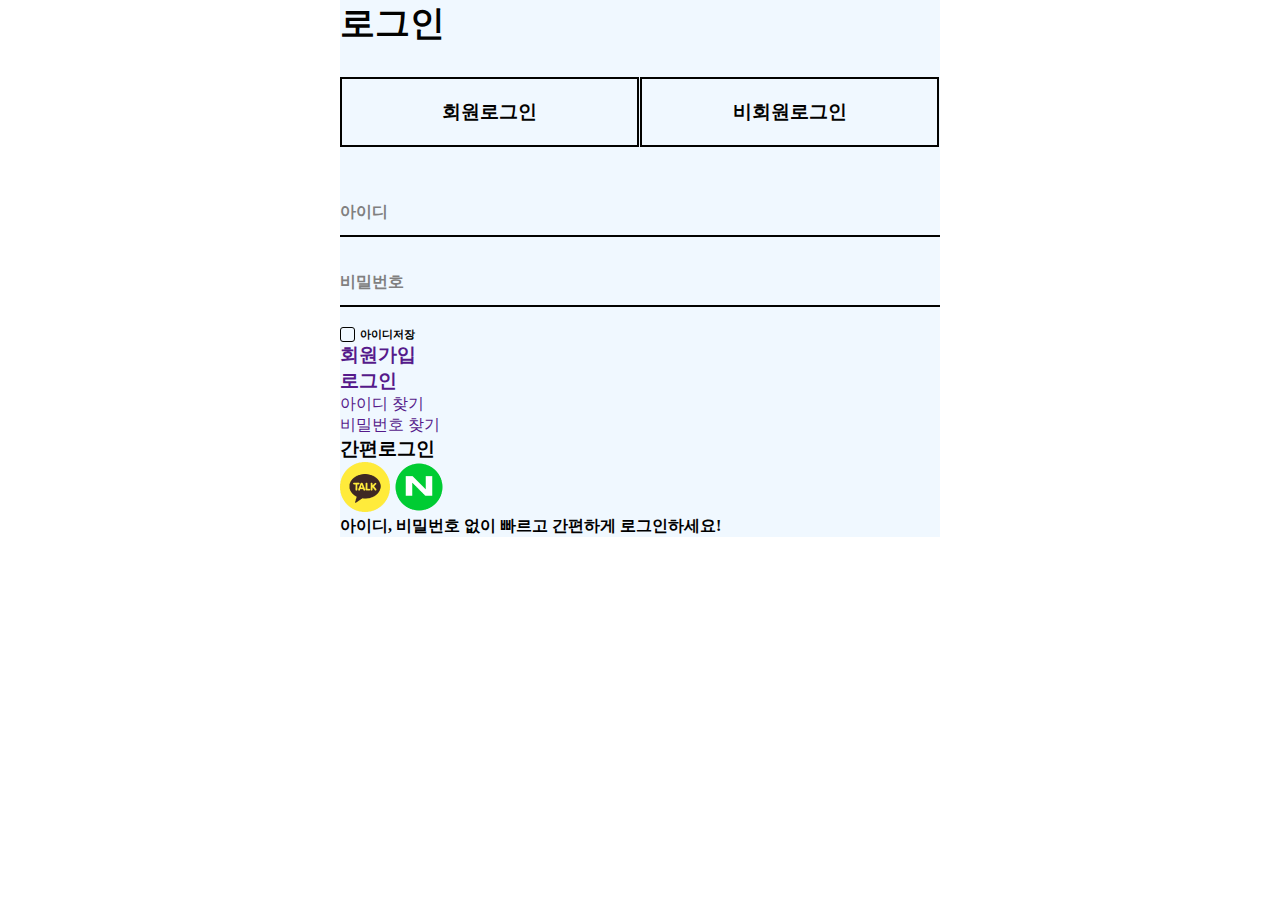
<file: login_1.html>
<!DOCTYPE html>
<html lang="en">
<head>
    <meta charset="UTF-8">
    <meta name="viewport" content="width=device-width, initial-scale=1.0">
    <title>Document</title>
    <link rel="stylesheet" href="./css/common.css">
    <link rel="stylesheet" href="./css/login_1style.css">
</head>
<body>
    <main>
        <section class="log_sec1">
            <article>
                <div class="logsec1_h2">
                    <h2>
                        로그인
                    </h2>
                </div>
                <div class="logsec1_ul1">
                    <ul class="logsec1_li1">
                        <li >
                            <div class="line_box">
                                 <h3>
                                    <a href="">회원로그인</a>
                                </h3> 
                            </div>
 
                        </li>
                        <li>
                            <div class="line_box">
                                <h3>
                                    <a href="">비회원로그인</a>
                                </h3>
                            </div>
                          
                        </li>
                    </ul>
                </div>
                <div class="logsec1_ul2">
                   
                        <div class="line_box1">
                                <h4>아이디</h4>
                        </div>
                       
                        <div class="line_box1">
                               <h4>비밀번호</h4> 
                        </div>
                       
                </div>

                <div class="logsec1_ul3">
                    <div class="circle_bn"><a href=""></a></div>
                    <h4><a href="">아이디저장</a></h4>
                </div>
            </article>


            <article>
                <div class="logsec1_ul4">
                        <div class="line_box2">
                            <h3><a href="">회원가입</a></h3>
                        </div>
                            
                        <div class="line_box3">
                             <h3><a href="">로그인</a></h3>
                        </div>
                </div>
                <div>
                    <ul>
                        <li>
                            <a href="">아이디 찾기</a>
                        </li>
                        <li>
                            <a href="">비밀번호 찾기</a>
                        </li>
                    </ul>
                </div>
                <div>
                    <h3>간편로그인</h3>
                    <div>
                        <a href=""><img src="./img/kakao-talkssss.png" alt="카카오로그인"></a>
                        <a href=""><img src="./img/naversss.png" alt="네이버로그인"></a>   
                    </div>
                    <h4>아이디, 비밀번호 없이 빠르고 간편하게 로그인하세요!</h4>
                </div>
            </article>
        </section>
    </main>
</body>
</html>
</file>
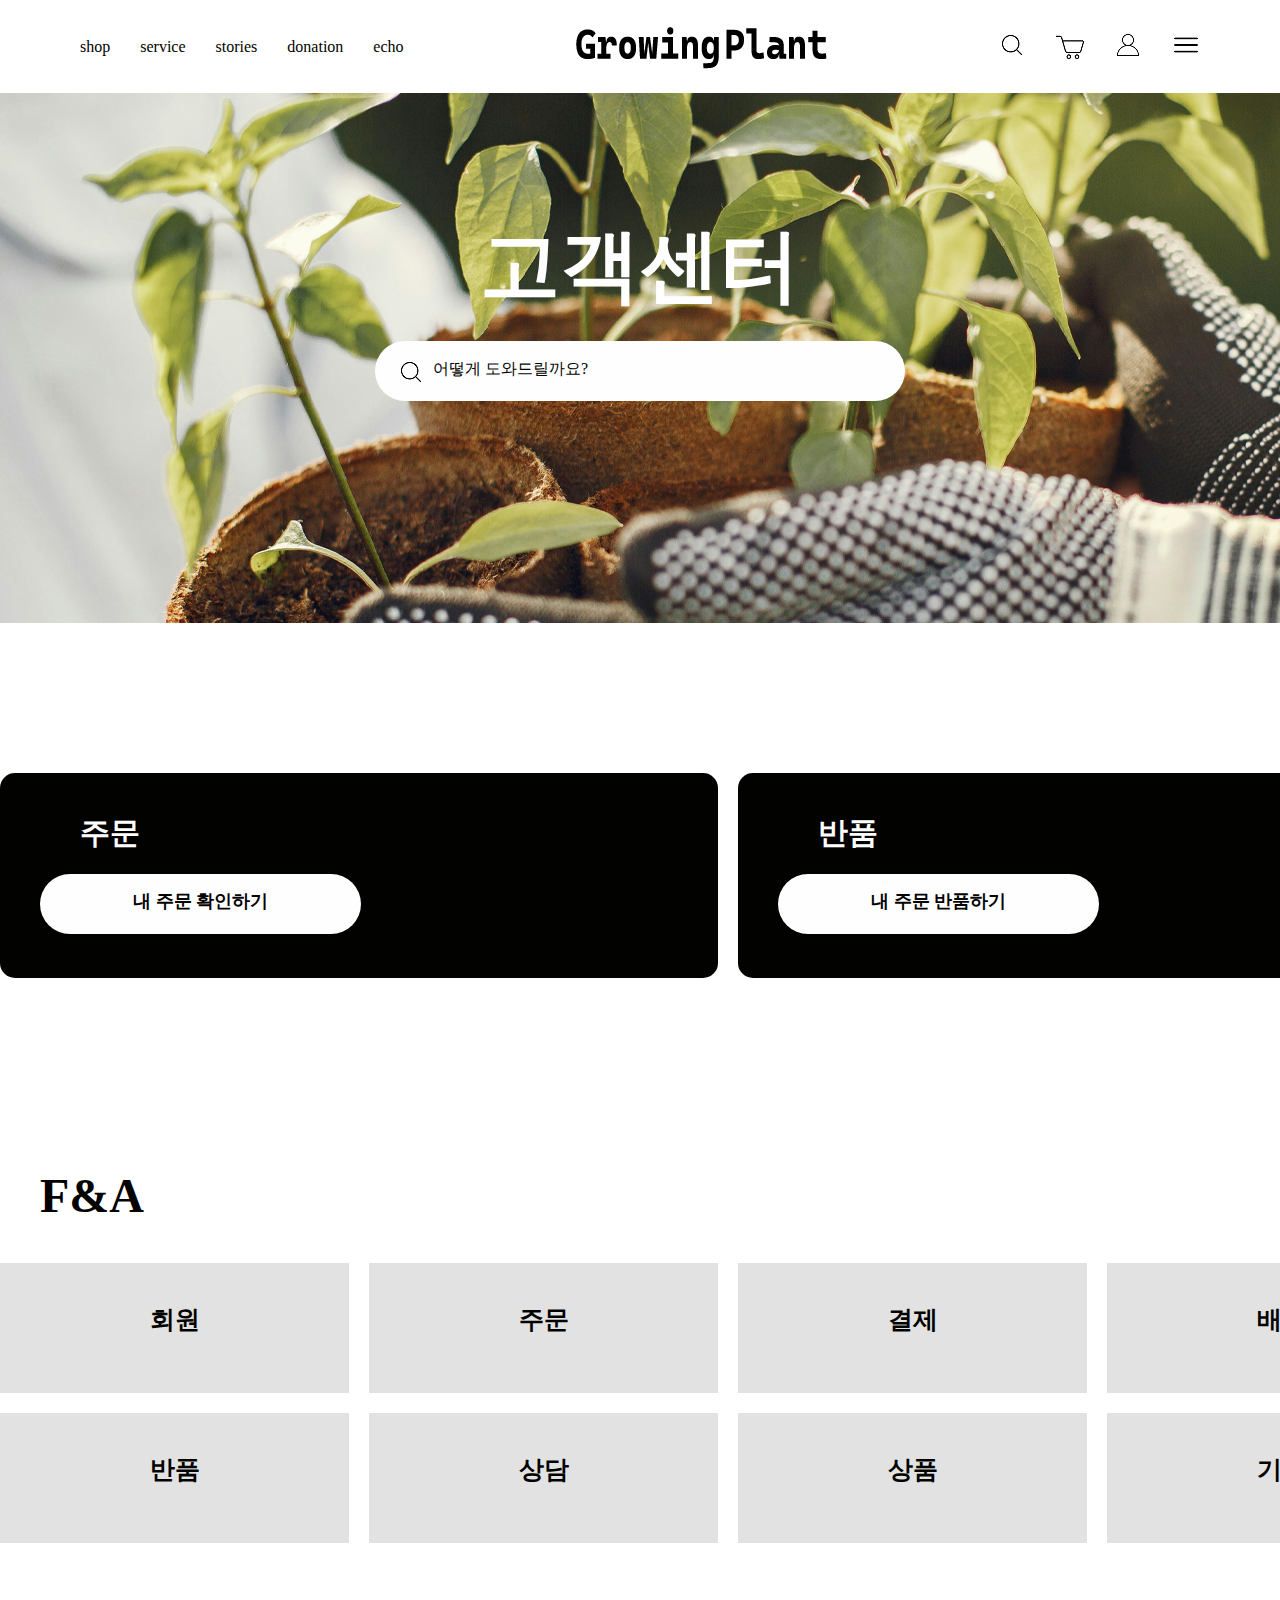
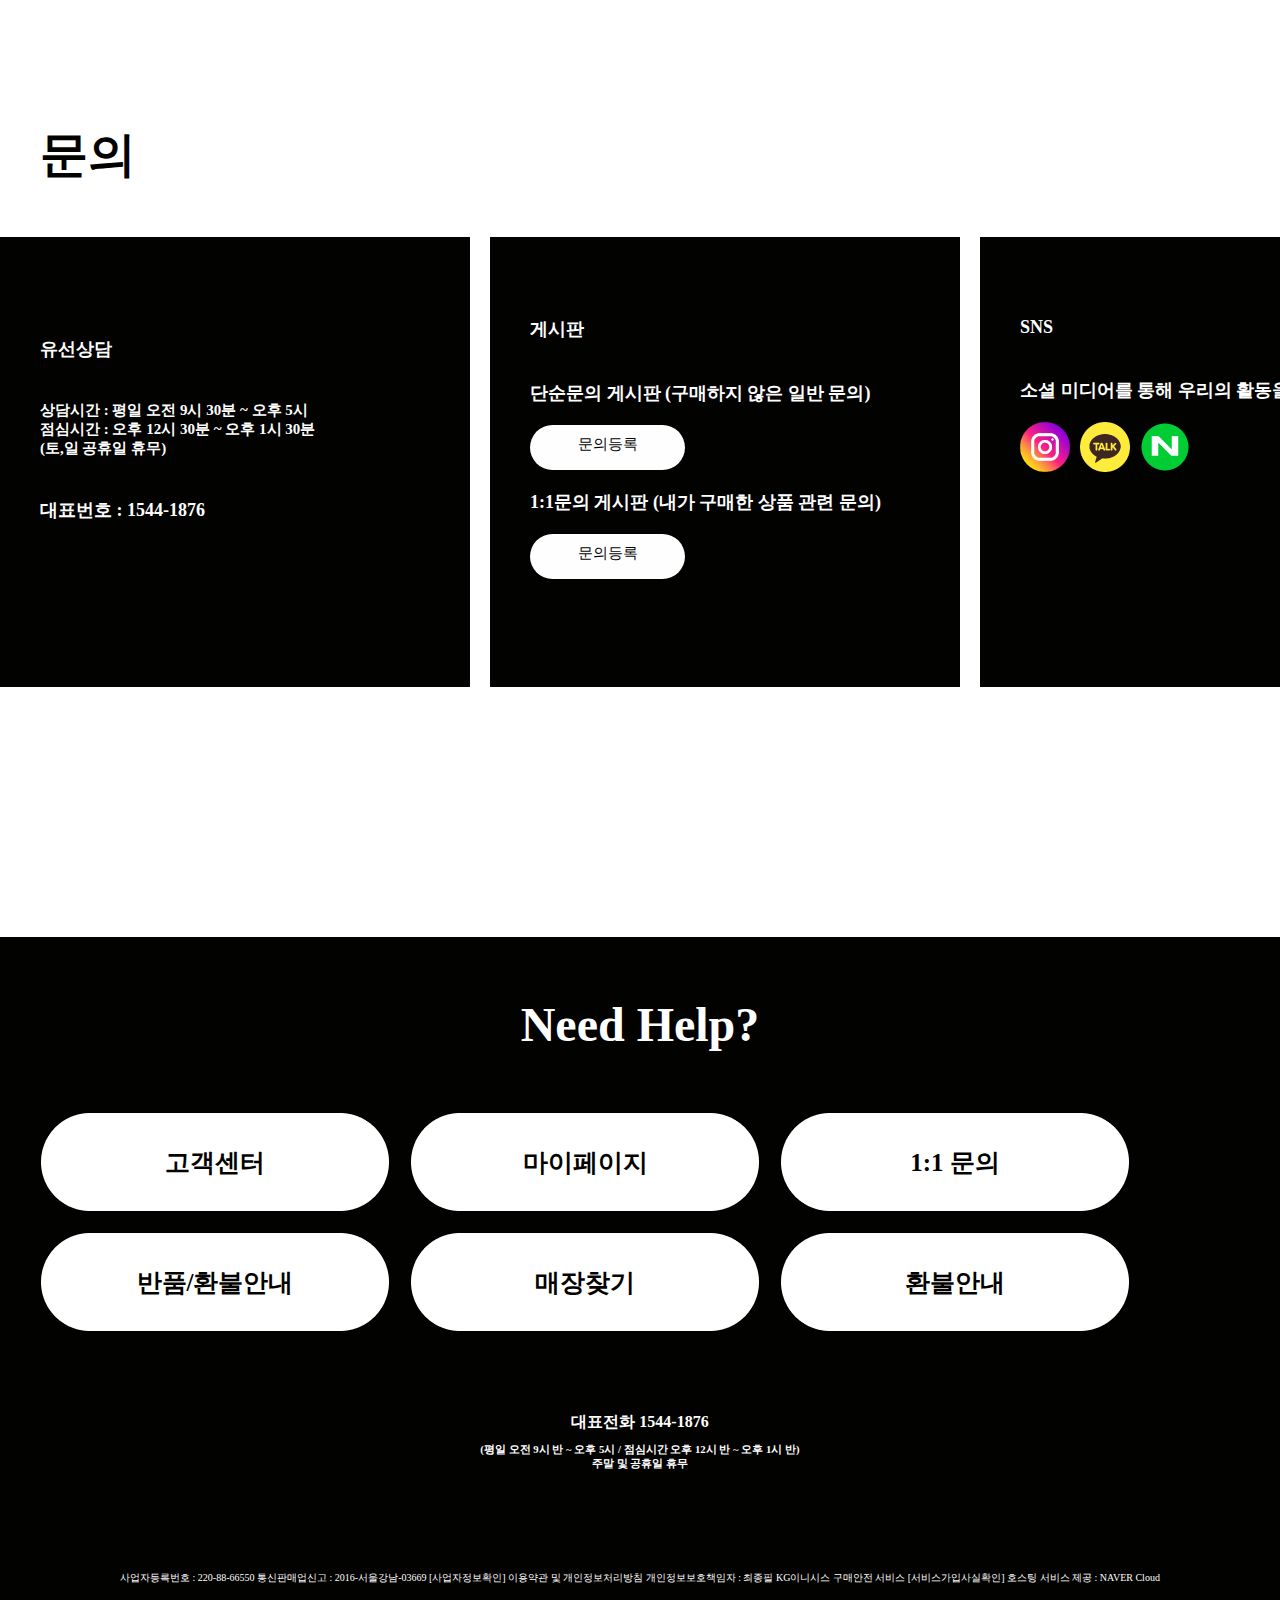
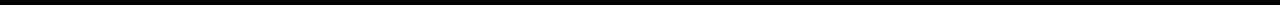
<file: notice.html>
<!DOCTYPE html>
<html lang="en">
<head>
    <meta charset="UTF-8">
    <meta http-equiv="X-UA-Compatible" content="IE=edge">
    <meta name="viewport" content="width=device-width, initial-scale=1.0">
    <title>Document</title>
    <link rel="stylesheet" href="./css/common.css">
    <link rel="stylesheet" href="./css/notice_style.css">
</head>
<body>
    
    <header>
        <div class="nav1_div">
            <nav class="nav_text">
                <ul class="shop_ul" >
                    <li class="shop_1"><a href="">shop</a>
                        <nav class="depth2_1">
                            <div class="shop_nav">
                                <ul class="ul_1">
                                    <li>Plants</li>
                                    <li><a href="./product.html">신상품</a></li>
                                    <li><a href="">Flower</a></li>
                                    <li><a href="">tree</a></li>
                                    <li><a href="">모든상품</a></li>
                                </ul>
                                <ul class="ul_2">
                                    <li>Garden</li>
                                    <li><a href="./product.html">신상품</a></li>
                                    <li><a href="">Vegetable</a></li>
                                    <li><a href="">Fruit</a></li>
                                    <li><a href="">Hub</a></li>
                                    <li><a href="">모든상품</a></li>
                                </ul>
                                <ul class="ul_3">
                                    <li>Potted kit</li>
                                    <li><a href="./product.html">신상품</a></li>
                                    <li><a href="">paper</a></li>
                                    <li><a href="">plastics</a></li>
                                    <li><a href="">모든상품</a></li>
                                </ul>
                                <ul class="ul_4">
                                    <li>Helping P</li>
                                    <li><a href="./product.html">신상품</a></li>
                                    <li><a href="">모든상품</a></li>
                                </ul>
                            </div>

                        </nav>
                    </li>


                    <li class="service_1"><a href="">service</a>
                        <nav class="service_nav">   
                             <ul class="service_ul">
                                <li><a href="./notice.html">고객센터</a></li>
                                <li><a href="./notice.html">주문</a></li>
                                <li><a href="./notice.html">반품</a></li>
                            </ul>
                        </nav>
                    
                    </li>


                    <li><a href="./story.html">stories</a></li>
                    <li><a href="">donation</a></li>
                    <li><a href="">echo</a></li>
                </ul>

            </nav>
            <h1><a href="./index.html"><img src="./img/logo.png" alt="logo"></a></h1>
            <nav class="nav_icon">
                <ul class="icon_ul">
                    <li><a href=""><img src="./img/search.png" alt="search"></a></li>
                    <li><a href=""><img src="./img/basket.png" alt="basket"></a></li>
                    <li><a href=""><img src="./img/login.png" alt="login"></a></li>
                    
                    <li class="more_1"><a href=""><img src="./img/more1.png" alt="seemore"></a>
                    
                        <nav class="more_nav">
                            <ul class="more_ul">
                                <li><a href="">로그인</a></li>
                                <li><a href="">장바구니</a></li>
                                <li><a href="">마이페이지</a></li>
                                <li><a href="">고객센터</a></li>
                                <li><a href="">1:1문의</a></li>
                                <li><a href="">반품환불</a></li>
                            </ul>
                        </nav>
                    
                    
                    
                    
                    </li>
                </ul>

            </nav>
        </div>
    </header>




    <main>

        <section class="notice_sec1">
            <article>
                 
                    <h2>
                        고객센터
                    </h2>
                <div>
                    <p>어떻게 도와드릴까요?</p>
                </div>
            </article>
        
        </section>

        <section class="notice_sec2">
            <article>
                <div class="l_div">
                    <h2>주문</h2>  
                    <a href=""><div class="button_o"><p>내 주문 확인하기</p></div></a>
                </div>
                <div class="r_div">
                    <h2>반품</h2>   
                    <a href=""><div class="button_o"><p>내 주문 반품하기</p></div></a>
                </div>
            </article>
        </section>

        <section class="notice_sec3">
            <article>
                <h2>F&A</h2>
                <div class="box8">
                    <a href=""> 
                         <div>
                        <h3>회원</h3>
                    </div>
                    </a>
                    <a href="">
                         <div>
                        <h3>주문</h3>
                    </div>
                    </a>
                    <a href="">
                                <div>
                        <h3>결제</h3>
                    </div>
                    </a>
                    <a href=""> <div>
                        <h3>배송</h3>
                    </div></a>
                   <a href="">
                      <div>
                        <h3>반품</h3>
                    </div>
                   </a>
                    <a href="">
                               <div>
                        <h3>상담</h3>
                    </div>  
                    </a>
                    <a href="">
                         <div>
                        <h3>상품</h3>
                    </div>
                    </a>
                    <a href="">
                    <div>
                        <h3>기타</h3>
                    </div>
                    </a>
                </div>
      
            </article>
        </section>

        <section class="notice_sec4">
            <div class="h2_div">
                <h2>문의</h2>
           
            </div>   
            
            <article>
               
                <div class="box1"><h3>유선상담</h3>
                    <h4>
                         상담시간 : 평일 오전 9시 30분 ~ 오후 5시<br>
                    
                    점심시간 : 오후 12시 30분 ~ 오후 1시 30분<br>
                    
                    (토,일 공휴일 휴무)
                    </h4>
                    <h3>대표번호 : 1544-1876</h3>
                    
                    </div>
                <div class="box2">
                    <h3>게시판</h3>
                    <h4>단순문의 게시판 (구매하지 않은 일반 문의)</h4>
                    <a href=""><div><p>문의등록</p></div></a>
                    <h4>1:1문의 게시판 (내가 구매한 상품 관련 문의)</h4>
                    <a href=""><div><p>문의등록</p></div></a>

                </div>
                <div class="box3">
                    <h3>SNS</h3>
                    <h4>소셜 미디어를 통해 우리의 활동을 함께 공유</h4>
                    <div class="icon">
                        <a href=""><div><img src="./img/instagram2.png" alt="인스타그램"></div></a>
                        <a href=""><div><img src="./img/kakao-talkssss.png" alt="카카오톡"></div></a>
                        <a href=""><div><img src="./img/naversss.png" alt="네이버"></div></a>
                        
                    </div>
                </div>
            </article>
        </section>
 
    </main>





    <footer>
        <section class="footer_sec">
            <article>
                <h2>Need Help?</h2>
                <div class="center_div">
                    <div><a href="">고객센터</a></div>
                    <div><a href="">마이페이지</a></div>
                    <div><a href="">1:1 문의</a></div>
                    <div><a href="">반품/환불안내</a></div>
                    <div><a href="">매장찾기</a></div>
                    <div><a href="">환불안내</a></div>
                </div>
                <h4>
                    대표전화 1544-1876 
                </h4>
                <h6>
                      (평일 오전 9시 반 ~ 오후 5시 / 점심시간 오후 12시 반 ~ 오후 1시 반) <br>
                    주말 및 공휴일 휴무
                </h6>
                  
                
                <p>사업자등록번호 : 220-88-66550
                    통신판매업신고 : 2016-서울강남-03669 [사업자정보확인]
                    이용약관 및 개인정보처리방침
                    개인정보보호책임자 : 최종필
                    KG이니시스 구매안전 서비스 [서비스가입사실확인]
                    호스팅 서비스 제공 : NAVER Cloud</p>
            </article>
        </section>
    </footer>
</body>
</html>
</file>
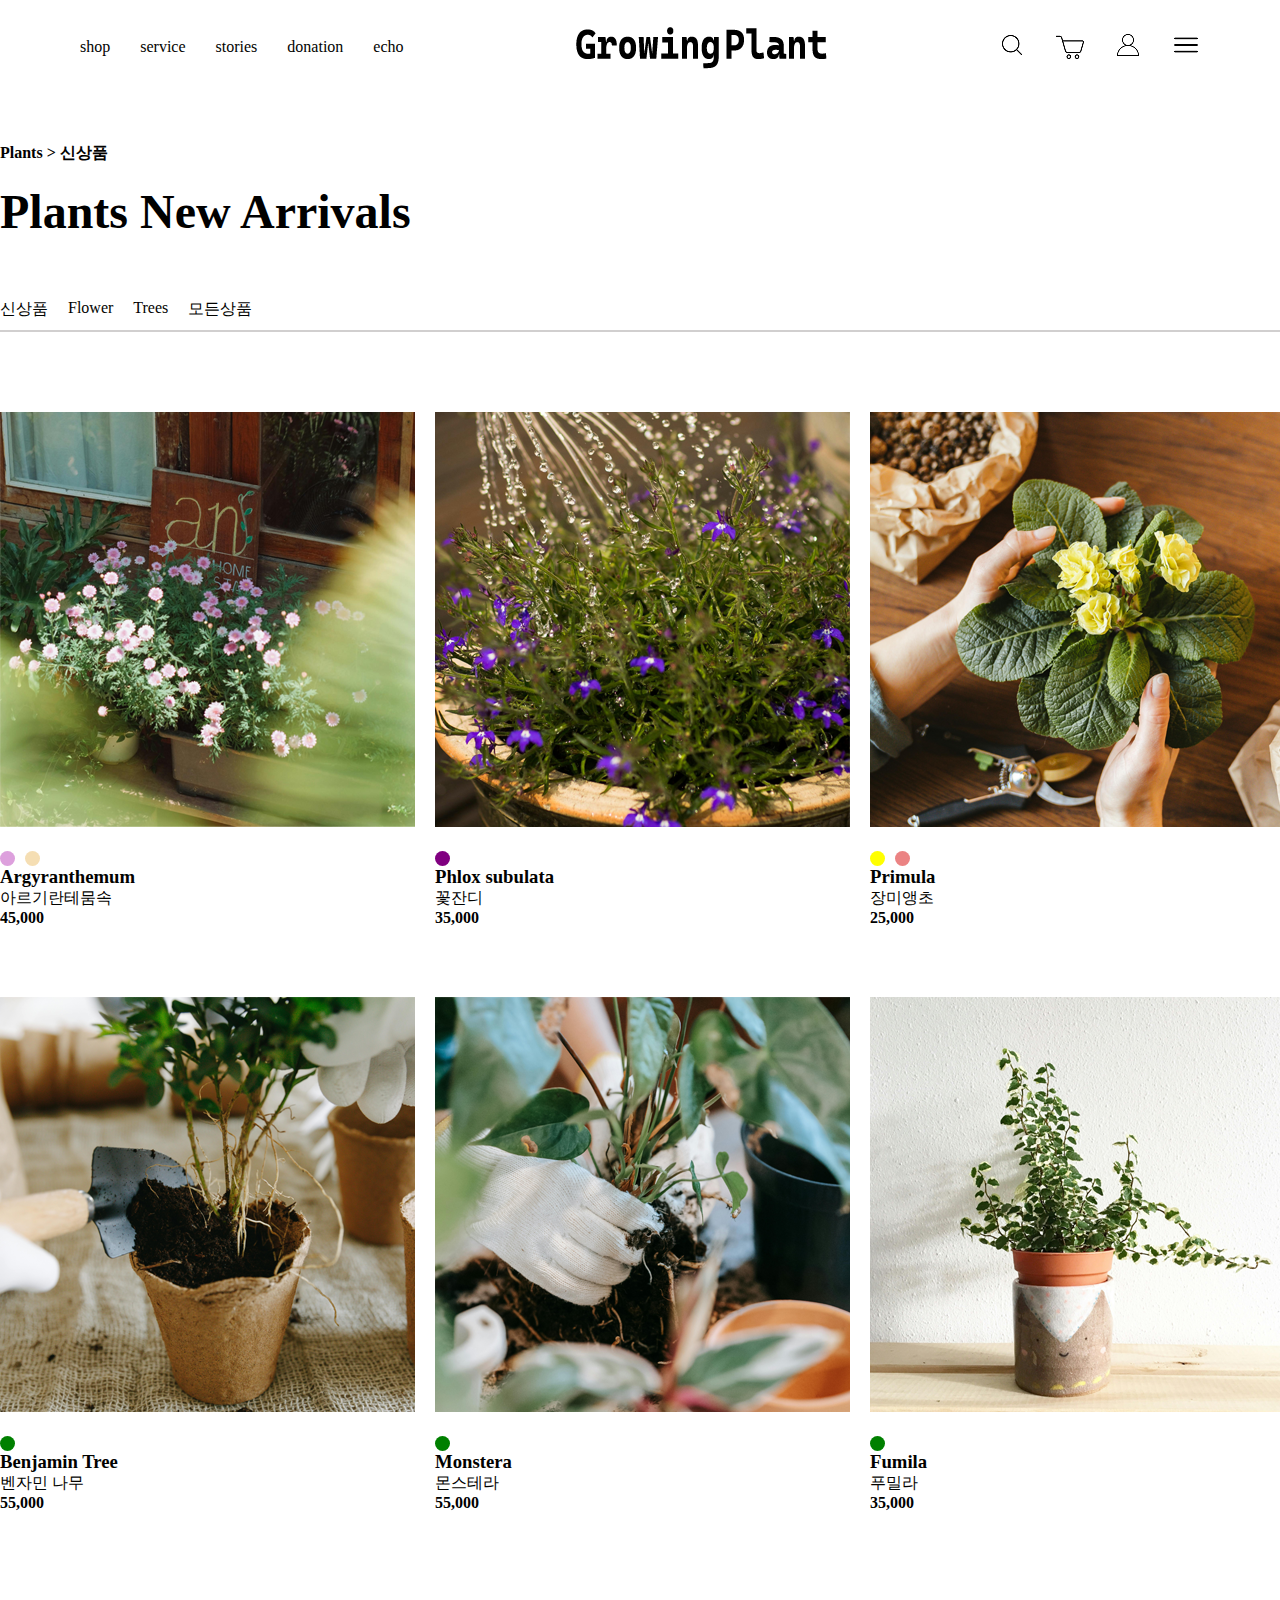
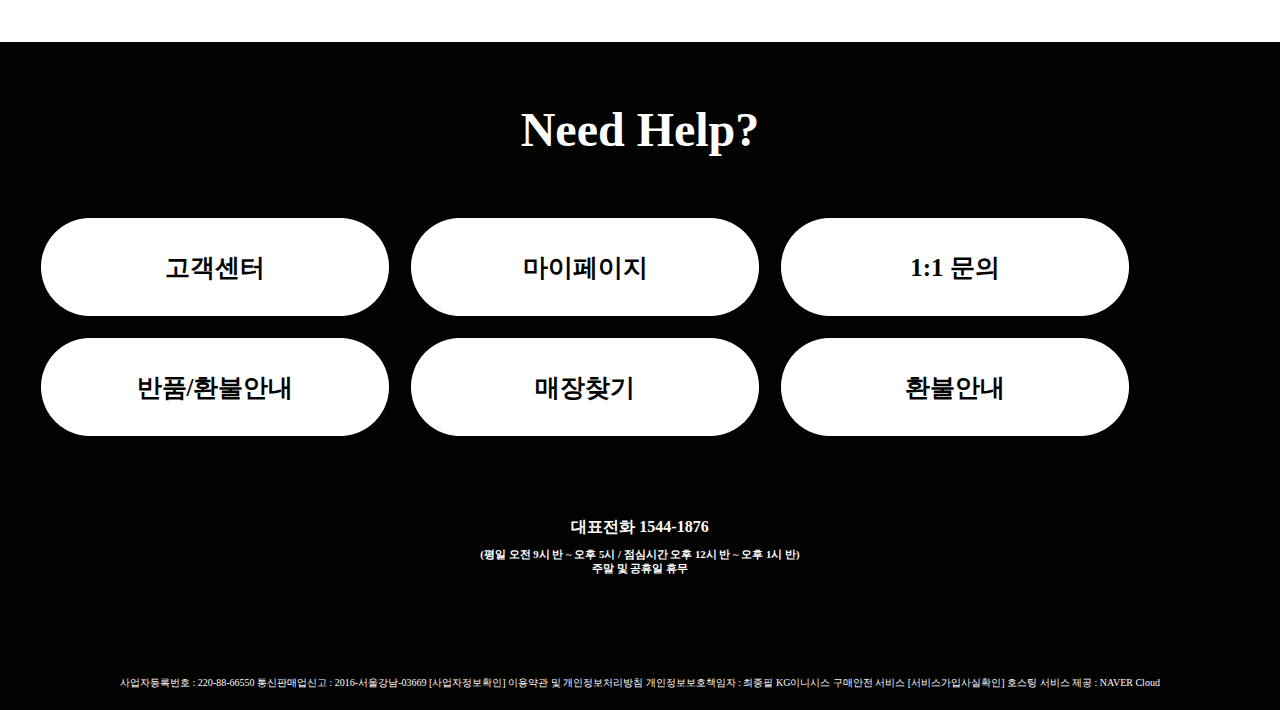
<file: product.html>
<!DOCTYPE html>
<html lang="en">
<head>
    <meta charset="UTF-8">
    <meta http-equiv="X-UA-Compatible" content="IE=edge">
    <meta name="viewport" content="width=device-width, initial-scale=1.0">
    <title>Document</title>
    <link rel="stylesheet" href="./css/common.css">
    <link rel="stylesheet" href="./css/product_style.css">
</head>
<body>
    <header>
        <div class="nav1_div">
            <nav class="nav_text">
                <ul class="shop_ul" >
                    <li class="shop_1"><a href="./product.html">shop</a>
                        <nav class="depth2_1">
                            <div class="shop_nav">
                                <ul class="ul_1">
                                    <li>Plants</li>
                                    <li><a href="./product.html">신상품</a></li>
                                    <li><a href="">Flower</a></li>
                                    <li><a href="">tree</a></li>
                                    <li><a href="">모든상품</a></li>
                                </ul>
                                <ul class="ul_2">
                                    <li>Garden</li>
                                    <li><a href="./product.html">신상품</a></li>
                                    <li><a href="">Vegetable</a></li>
                                    <li><a href="">Fruit</a></li>
                                    <li><a href="">Hub</a></li>
                                    <li><a href="">모든상품</a></li>
                                </ul>
                                <ul class="ul_3">
                                    <li>Potted kit</li>
                                    <li><a href="./product.html">신상품</a></li>
                                    <li><a href="">paper</a></li>
                                    <li><a href="">plastics</a></li>
                                    <li><a href="">모든상품</a></li>
                                </ul>
                                <ul class="ul_4">
                                    <li>Helping P</li>
                                    <li><a href="./product.html">신상품</a></li>
                                    <li><a href="">모든상품</a></li>
                                </ul>
                            </div>

                        </nav>
                    </li>


                    <li class="service_1"><a href="">service</a>
                        <nav class="service_nav">   
                             <ul class="service_ul">
                                <li><a href="./notice.html">고객센터</a></li>
                                <li><a href="./notice.html">주문</a></li>
                                <li><a href="./notice.html">반품</a></li>
                            </ul>
                        </nav>
                    
                    </li>


                    <li><a href="./story.html">stories</a></li>
                    <li><a href="">donation</a></li>
                    <li><a href="">echo</a></li>
                </ul>

            </nav>
            <h1><a href="./index.html"><img src="./img/logo.png" alt="logo"></a></h1>
            <nav class="nav_icon">
                <ul class="icon_ul">
                    <li><a href=""><img src="./img/search.png" alt="search"></a></li>
                    <li><a href=""><img src="./img/basket.png" alt="basket"></a></li>
                    <li><a href=""><img src="./img/login.png" alt="login"></a></li>
                    
                    <li class="more_1"><a href=""><img src="./img/more1.png" alt="seemore"></a>
                    
                        <nav class="more_nav">
                            <ul class="more_ul">
                                <li><a href="">로그인</a></li>
                                <li><a href="">장바구니</a></li>
                                <li><a href="">마이페이지</a></li>
                                <li><a href="">고객센터</a></li>
                                <li><a href="">1:1문의</a></li>
                                <li><a href="">반품환불</a></li>
                            </ul>
                        </nav>
                    
                    
                    
                    
                    </li>
                </ul>

            </nav>
        </div>
    </header>
    <main>

        <section class="product_main">
            <h4><a href="">Plants > 신상품</a></h4>
            <h2>Plants New Arrivals</h2>
        </section>
        
        <section class="product_sec">
            <div class="catechory_div">
                 <ul class="catechory">
                    <li><a href="">신상품</a></li>
                    <li><a href="">Flower</a></li>
                    <li><a href="">Trees</a></li>
                    <li><a href="">모든상품</a></li>

                </ul>
            </div>
             
            <article>   
                <figure>
                        <div class="img_div"> 
                            <a href="">
                            <img src="./img/f1.png" alt="신상품">
                         </a>
                        </div>
                        <figcaption>
                            <div class="circle_div">
                               <a href=""><div class="color_1"></div></a>
                               <a href=""><div class="color_2"></div></a>
                            </div>
                            <h3><a href="">Argyranthemum</a></h3>
                            <p><a href="">아르기란테뭄속</a></p>
                            <h4>45,000</h4>
                           
                        </figcaption>
      
                </figure> 
                <figure>
                   
                    <div class="img_div"> 
                        <a href="">
                        <img src="./img/f2.png" alt="신상품">
                     </a>
                    </div>
                    <figcaption>
                        <div class="circle_div">
                           <a href=""><div class="color_3"></div></a>
                           
                        </div>
                        <h3><a href="">Phlox subulata</a></h3>
                        <p><a href="">꽃잔디</a></p>
                        <h4>35,000</h4>
                       
                    </figcaption>
              
            </figure>
            <figure>
                   
                <div class="img_div"> 
                    <a href="">
                    <img src="./img/f3.png" alt="신상품">
                 </a>
                </div>
                <figcaption>
                    <div class="circle_div">
                       <a href=""><div class="color_4"></div></a>
                       <a href=""><div class="color_5"></div></a>
                    </div>
                    <h3><a href="">Primula</a></h3>
                    <p><a href="">장미앵초</a></p>
                    <h4>25,000</h4>
                   
                </figcaption>
          
        </figure>
        <figure>
                   
            <div class="img_div"> 
                <a href="">
                <img src="./img/f415.png" alt="신상품">
             </a>
            </div>
            <figcaption>
                <div class="circle_div">
                   <a href=""><div class="color_6"></div></a>
                   
                </div>
                <h3><a href="">Crober</a></h3>
                <p><a href="">크로버</a></p>
                <h4>45,000</h4>
               
            </figcaption>
      
    </figure>
    <figure>
                   
        <div class="img_div"> 
            <a href="">
            <img src="./img/f5.png" alt="신상품">
         </a>
        </div>
        <figcaption>
            <div class="circle_div">
               <a href=""><div class="color_7"></div></a>
               
            </div>
            <h3><a href="">Benjamin Tree</a></h3>
            <p><a href="">벤자민 나무</a></p>
            <h4>55,000</h4>
           
        </figcaption>
  
</figure>
<figure>
                   
    <div class="img_div"> 
        <a href="">
        <img src="./img/f6.png" alt="신상품">
     </a>
    </div>
    <figcaption>
        <div class="circle_div">
           <a href=""><div class="color_8"></div></a>
           
        </div>
        <h3><a href="">Monstera</a></h3>
        <p><a href="">몬스테라</a></p>
        <h4>55,000</h4>
       
    </figcaption>

</figure>
<figure>
                   
    <div class="img_div"> 
        <a href="">
        <img src="./img/f7.png" alt="신상품">
     </a>
    </div>
    <figcaption>
        <div class="circle_div">
           <a href=""><div class="color_9"></div></a>
           
        </div>
        <h3><a href="">Fumila</a></h3>
        <p><a href="">푸밀라</a></p>
        <h4>35,000</h4>
       
    </figcaption>

</figure>
<figure>
                   
    <div class="img_div"> 
        <a href="">
        <img src="./img/f8.png" alt="신상품">
     </a>
    </div>
    <figcaption>
        <div class="circle_div">
           <a href=""><div class="color_10"></div></a>
           
        </div>
        <h3><a href="">Skynapsus</a></h3>
        <p><a href="">스킨답서스</a></p>
        <h4>35,000</h4>
       
    </figcaption>

</figure>

            </article>
        </section>
  

    </main>


    <footer>
        <section class="footer_sec">
            <article>
                <h2>Need Help?</h2>
                <div class="center_div">
                    <div><a href="">고객센터</a></div>
                    <div><a href="">마이페이지</a></div>
                    <div><a href="">1:1 문의</a></div>
                    <div><a href="">반품/환불안내</a></div>
                    <div><a href="">매장찾기</a></div>
                    <div><a href="">환불안내</a></div>
                </div>
                <h4>
                    대표전화 1544-1876 
                </h4>
                <h6>
                      (평일 오전 9시 반 ~ 오후 5시 / 점심시간 오후 12시 반 ~ 오후 1시 반) <br>
                    주말 및 공휴일 휴무
                </h6>
                  
                
                <p>사업자등록번호 : 220-88-66550
                    통신판매업신고 : 2016-서울강남-03669 [사업자정보확인]
                    이용약관 및 개인정보처리방침
                    개인정보보호책임자 : 최종필
                    KG이니시스 구매안전 서비스 [서비스가입사실확인]
                    호스팅 서비스 제공 : NAVER Cloud</p>
            </article>
        </section>
    </footer>
</body>
</html>
</file>
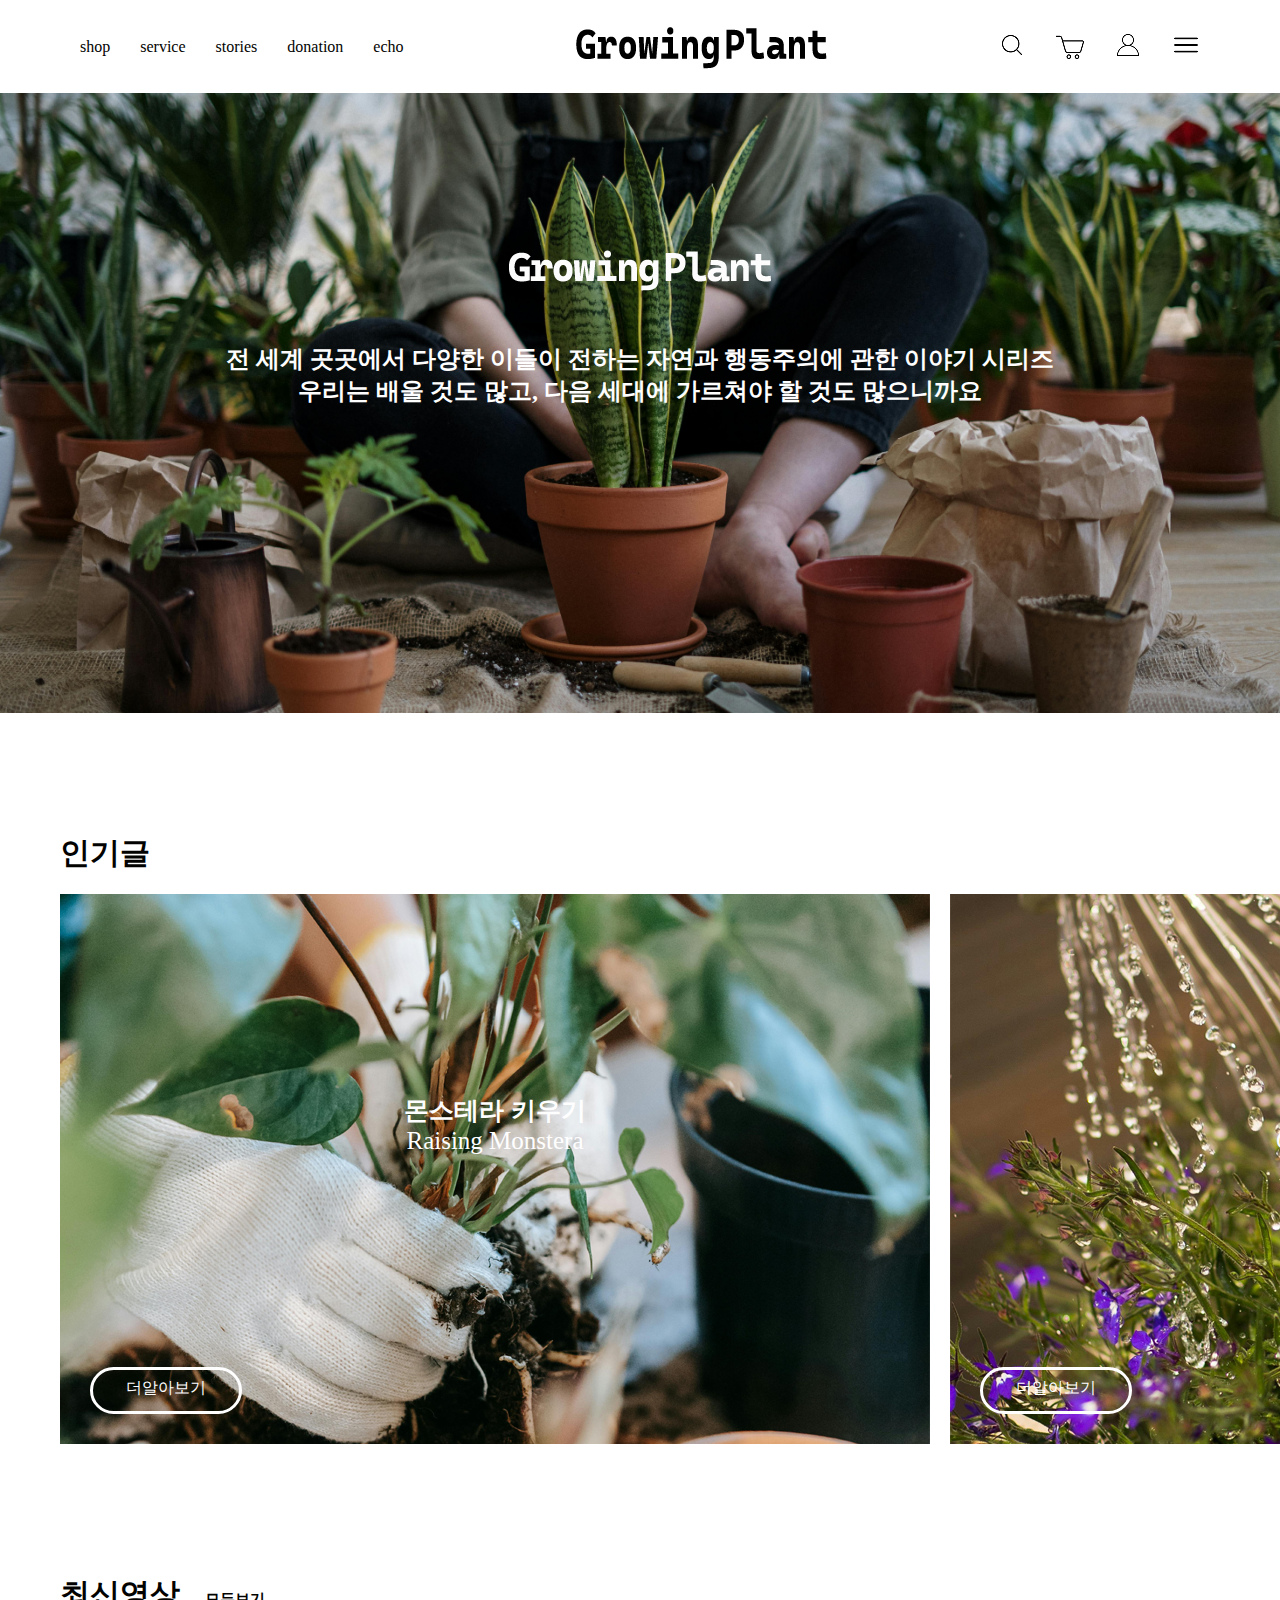
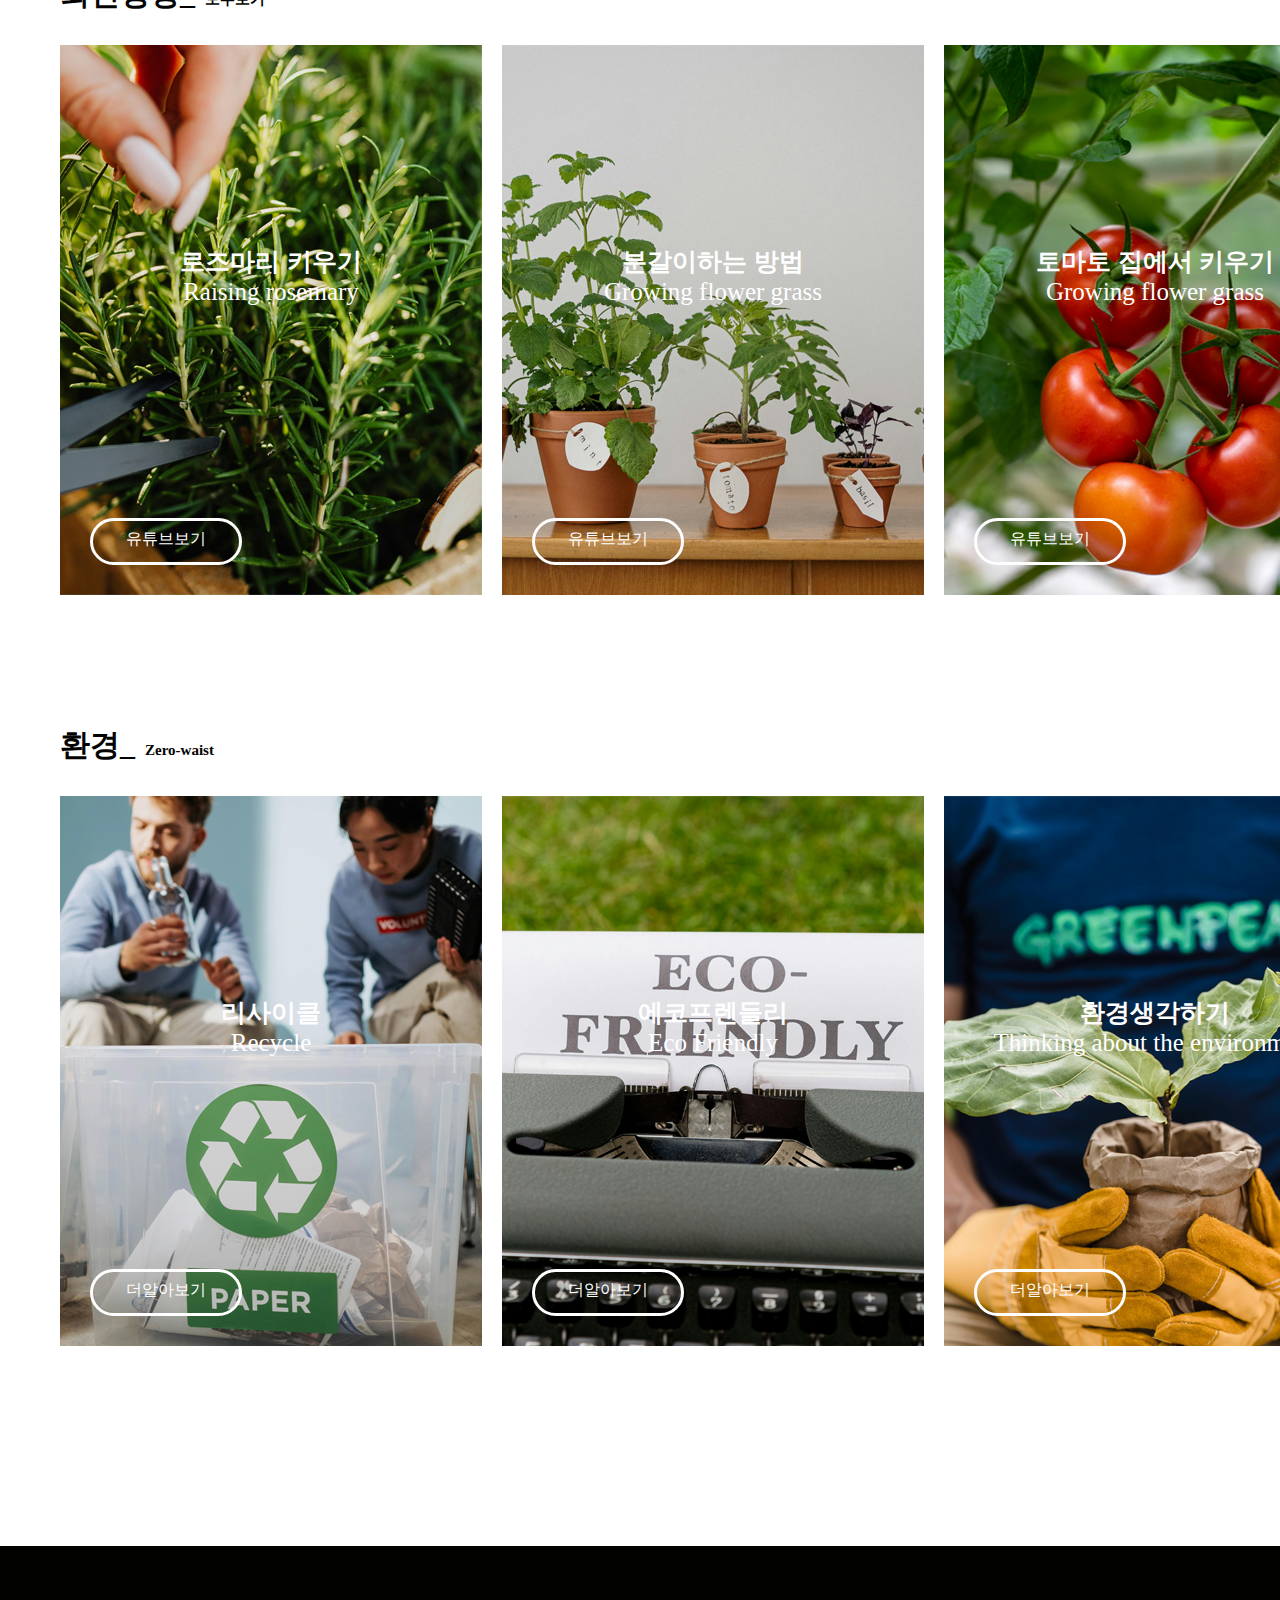
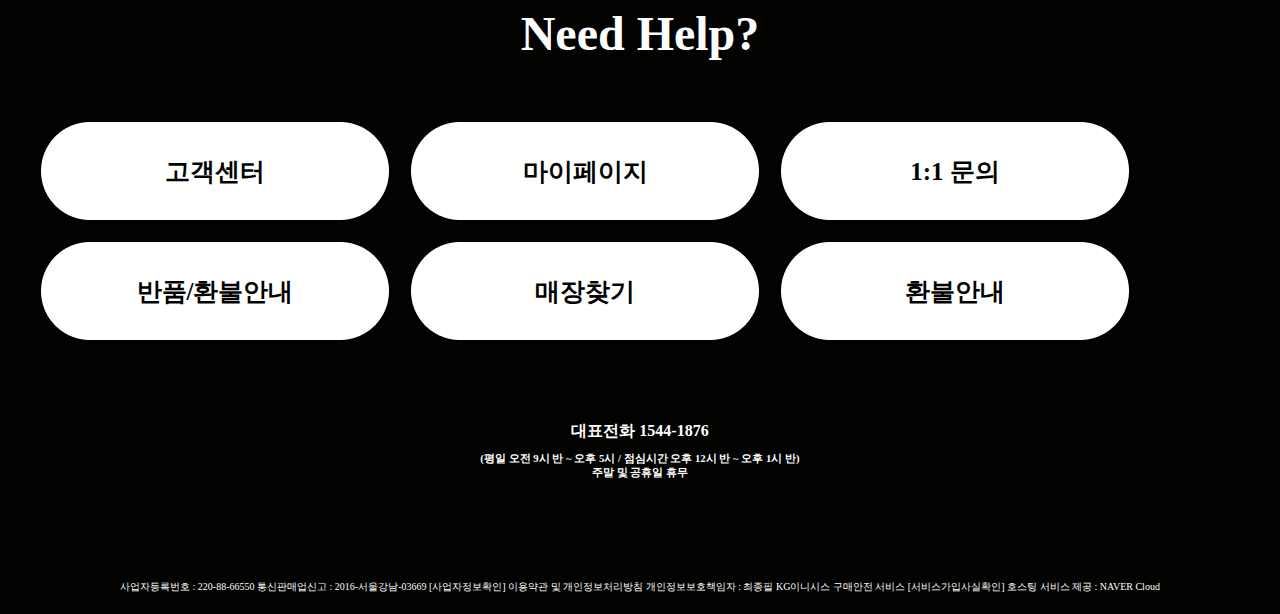
<file: story.html>
<!DOCTYPE html>
<html lang="en">
<head>
    <meta charset="UTF-8">
    <meta http-equiv="X-UA-Compatible" content="IE=edge">
    <meta name="viewport" content="width=device-width, initial-scale=1.0">
    <title>Document</title>
    <link rel="stylesheet" href="./css/common.css">
    <link rel="stylesheet" href="./css/story_style.css">
</head>
<body>
    <header>
        <div class="nav1_div">
            <nav class="nav_text">
                <ul class="shop_ul" >
                    <li class="shop_1"><a href="./product.html">shop</a>
                        <nav class="depth2_1">
                            <div class="shop_nav">
                                <ul class="ul_1">
                                    <li>Plants</li>
                                    <li><a href="./product.html">신상품</a></li>
                                    <li><a href="">Flower</a></li>
                                    <li><a href="">tree</a></li>
                                    <li><a href="">모든상품</a></li>
                                </ul>
                                <ul class="ul_2">
                                    <li>Garden</li>
                                    <li><a href="./product.html">신상품</a></li>
                                    <li><a href="">Vegetable</a></li>
                                    <li><a href="">Fruit</a></li>
                                    <li><a href="">Hub</a></li>
                                    <li><a href="">모든상품</a></li>
                                </ul>
                                <ul class="ul_3">
                                    <li>Potted kit</li>
                                    <li><a href="./product.html">신상품</a></li>
                                    <li><a href="">paper</a></li>
                                    <li><a href="">plastics</a></li>
                                    <li><a href="">모든상품</a></li>
                                </ul>
                                <ul class="ul_4">
                                    <li>Helping P</li>
                                    <li><a href="./product.html">신상품</a></li>
                                    <li><a href="">모든상품</a></li>
                                </ul>
                            </div>

                        </nav>
                    </li>


                    <li class="service_1"><a href="">service</a>
                        <nav class="service_nav">   
                             <ul class="service_ul">
                                <li><a href="./notice.html">고객센터</a></li>
                                <li><a href="./notice.html">주문</a></li>
                                <li><a href="./notice.html">반품</a></li>
                            </ul>
                        </nav>
                    
                    </li>


                    <li><a href="./story.html">stories</a></li>
                    <li><a href="">donation</a></li>
                    <li><a href="">echo</a></li>
                </ul>

            </nav>
            <h1><a href="./index.html"><img src="./img/logo.png" alt="logo"></a></h1>
            <nav class="nav_icon">
                <ul class="icon_ul">
                    <li><a href=""><img src="./img/search.png" alt="search"></a></li>
                    <li><a href=""><img src="./img/basket.png" alt="basket"></a></li>
                    <li><a href=""><img src="./img/login.png" alt="login"></a></li>
                    
                    <li class="more_1"><a href=""><img src="./img/more1.png" alt="seemore"></a>
                    
                        <nav class="more_nav">
                            <ul class="more_ul">
                                <li><a href="">로그인</a></li>
                                <li><a href="">장바구니</a></li>
                                <li><a href="">마이페이지</a></li>
                                <li><a href="">고객센터</a></li>
                                <li><a href="">1:1문의</a></li>
                                <li><a href="">반품환불</a></li>
                            </ul>
                        </nav>
                    
                    
                    
                    
                    </li>
                </ul>

            </nav>
        </div>
    </header>



    <main>
        <section class="story_sec1">
            <article>
                 <div class="story_main_img">
                     <div class="logo_div">
                         <img src="./img/logow.png" alt="로고">

                     </div>
                       <h2>
                         전 세계 곳곳에서 다양한 이들이 전하는 자연과 행동주의에 관한 이야기 시리즈 <br>
                        우리는 배울 것도 많고, 다음 세대에 가르쳐야 할 것도 많으니까요
                        </h2>
                 </div>
            </article>
        </section>

        <section class="story_sec2">
            <div class="h2_div">
                <a href="./story.html"> <h2>인기글</h2></a>
            </div>
            <article>
                <ul class="story_ulsec2">
                    <li>
                        <a href="https://blog.naver.com/rudtnsl1/223567139049">
                            <div class="popular_writing1">
                                <h4>몬스테라 키우기</h4>
                                <h3>Raising Monstera</h3>
                                <div class="botton_more"><p>더알아보기</p></div>
                            </div>
                        </a>    
                    </li>
                 
                    <li>
                        <a href="https://blog.naver.com/aldus_06/223813916587">
                            <div class="popular_writing2">
                                <h4>꽃잔디 키우기</h4>
                                <h3>Growing flower grass</h3>
                                <div class="botton_more"><p>더알아보기</p></div>
                            </div>
                        </a>
                    </li>
                    <li>
                        <a href="https://blog.naver.com/myrium2020/223640241911">
                            <div class="popular_writing3">
                                <h4>클로버 키우기</h4>
                                <h3>Raising clover</h3>
                                <div class="botton_more"><p>더알아보기</p></div>
                            </div>
                        </a>
                    </li>  
                     <li>
                        <a href="https://blog.naver.com/dorage0124/221528614262">
                            <div class="popular_writing4">
                                <h4>아르기란테뭄속 키우기</h4>
                                <h3>Raising the genus Argyrantemum</h3>
                                <div class="botton_more"><p>더알아보기</p></div>
                            </div>
                        </a>
                    </li>
                </ul>
         
            </article>
        </section>

        <section class="story_sec3">
            <div class="h2_div">
                <h2>최신영상_<a href=""><span class="more1">모두보기</span> </a>
                </h2>
            </div>
            <article>
                <ul class="story_ulsec3">
                    <li>
                        <a href="https://www.youtube.com/watch?v=R7K1WdEILaY">
                            <div class="popular_writing1_1">
                                <h4>로즈마리 키우기</h4>
                                <h3>Raising rosemary</h3>
                                <div class="botton_more"><p>유튜브보기</p></div>
                            </div>
                        </a>    
                    </li>
                 
                    <li>
                        <a href="https://www.youtube.com/watch?v=lxaFa72F96Y">
                            <div class="popular_writing2_2">
                                <h4>분갈이하는 방법</h4>
                                <h3>Growing flower grass</h3>
                                <div class="botton_more"><p>유튜브보기</p></div>
                            </div>
                        </a>
                    </li>
                    <li>
                        <a href="https://www.youtube.com/watch?v=oi5APFYlJFs">
                            <div class="popular_writing3_3">
                                <h4>토마토 집에서 키우기</h4>
                                <h3>Growing flower grass</h3>
                                <div class="botton_more"><p>유튜브보기</p></div>
                            </div>
                        </a>
                    </li>  
                     <li>
                        <a href="https://www.youtube.com/watch?v=zxqY77u8ieg">
                            <div class="popular_writing4_4">
                                <h4>페튜니아 정원 가꾸기</h4>
                                <h3>Petunia gardening</h3>
                                <div class="botton_more"><p>유튜브보기</p></div>
                            </div>
                        </a>
                    </li>
                    <li>
                        <a href="https://www.youtube.com/watch?v=_xH8oYFKHpc">
                            <div class="popular_writing5_5">
                                <h4>딸기 집에서 키우는 방법</h4>
                                <h3>How to grow strawberries at home</h3>
                                <div class="botton_more"><p>유튜브보기</p></div>
                            </div>
                        </a>
                    </li>

                </ul>
            </article>
        </section>

        <section class="story_sec4">
            <div class="h2_div">
                <h2>환경_<a href=""><span class="more1">Zero-waist</span> </a>
                </h2>
            </div>
            <article>
                <ul class="story_ulsec4">
                    <li>
                        <a href="https://www.youtube.com/watch?v=R7K1WdEILaY">
                            <div class="popular_writing1_11">
                                <h4>리사이클</h4>
                                <h3>Recycle</h3>
                                <div class="botton_more"><p>더알아보기</p></div>
                            </div>
                        </a>    
                    </li>
                 
                    <li>
                        <a href="https://blog.naver.com/aldus_06/223813916587">
                            <div class="popular_writing2_22">
                                <h4>에코프렌들리</h4>
                                <h3>Eco Friendly</h3>
                                <div class="botton_more"><p>더알아보기</p></div>
                            </div>
                        </a>
                    </li>
                    <li>
                        <a href="https://blog.naver.com/myrium2020/223640241911">
                            <div class="popular_writing3_33">
                                <h4>환경생각하기</h4>
                                <h3>Thinking about the environment</h3>
                                <div class="botton_more"><p>더알아보기</p></div>
                            </div>
                        </a>
                    </li>  
                     <li>
                        <a href="https://blog.naver.com/dorage0124/221528614262">
                            <div class="popular_writing4_44">
                                <h4>제로웨이스트</h4>
                                <h3>Zero-waist</h3>
                                <div class="botton_more"><p>더알아보기</p></div>
                            </div>
                        </a>
                    </li>
                    <li>
                        <a href="https://blog.naver.com/dorage0124/221528614262">
                            <div class="popular_writing5_55">
                                <h4>친환경가꾸기</h4>
                                <h3>How to grow strawberries at home</h3>
                                <div class="botton_more"><p>더알아보기</p></div>
                            </div>
                        </a>
                    </li>

                </ul>
            </article>
        </section>

    </main>




    <footer>
        <section class="footer_sec">
            <article>
                <h2>Need Help?</h2>
                <div class="center_div">
                    <div><a href="">고객센터</a></div>
                    <div><a href="">마이페이지</a></div>
                    <div><a href="">1:1 문의</a></div>
                    <div><a href="">반품/환불안내</a></div>
                    <div><a href="">매장찾기</a></div>
                    <div><a href="">환불안내</a></div>
                </div>
                <h4>
                    대표전화 1544-1876 
                </h4>
                <h6>
                      (평일 오전 9시 반 ~ 오후 5시 / 점심시간 오후 12시 반 ~ 오후 1시 반) <br>
                    주말 및 공휴일 휴무
                </h6>
                  
                
                <p>사업자등록번호 : 220-88-66550
                    통신판매업신고 : 2016-서울강남-03669 [사업자정보확인]
                    이용약관 및 개인정보처리방침
                    개인정보보호책임자 : 최종필
                    KG이니시스 구매안전 서비스 [서비스가입사실확인]
                    호스팅 서비스 제공 : NAVER Cloud</p>
            </article>
        </section>
    </footer>
</body>
</html>
</file>
<file: css/common.css>
*{
    margin: 0;
    padding: 0;
    box-sizing: border-box;
}
a{
    text-decoration: none;
}
li{
    list-style: none;
}

header{
    width: 100%;  
    position: relative;
    
}

header>.nav1_div{
    display: flex;
    justify-content: space-between;
    align-items: center;
    padding: 10px 80px;

  
}

header>.nav1_div>h1{
    padding-top: 10px;
}

header .nav_text>.shop_ul,.nav_icon>.icon_ul{
    display: flex;
    justify-content: center;
    align-items: center;
    gap: 30px;
    
}
.shop_1:hover{
    cursor: pointer;
}

.shop_1:hover>.depth2_1{
    height: 300px;

}
.depth2_1{
    width: 100%; height: 0;
    overflow: hidden;
    background-color: #020200;
    position: absolute;
    top: 95px; left: 0;
    transition-duration: 1s;
    z-index: 9999999;
  
}
.depth2_1>.shop_nav{
    display: flex;
    gap: 100px;
    padding: 30px 70px;
}



.depth2_1 li{
    font-size: 12px;
    font-weight: normal;
    color: #FFFEFF;
    padding: 10px;
}

.service_1:hover{
    cursor: pointer;
}

.service_1:hover>.service_nav{
    height: 300px;
}

.service_nav{
    width: 100%; height: 0;
    overflow: hidden;
    background-color: #020200;
    position: absolute;
    top: 95px; left: 0;
    transition-duration: 1s;
    z-index: 9999999;
}

.service_nav>.service_ul{
  
  padding: 30px 130px;
}
.service_ul>li{
    padding: 10px;
}

.service_nav li>a{
    font-size: 12px;
    font-weight: normal;
    color: #FFFEFF;
    
}

.more_1:hover>.more_nav{
    height: 300px;
}
.more_nav{
    width: 100%; height: 0;
    overflow: hidden;
    background-color: #020200;
    position: absolute;
    top: 95px; left: 0;
    transition-duration: 1s;
    z-index: 9999999;
}
.more_ul{
    display: flex;
    justify-content: right;
    padding: 20px 80px 0 0;
}

.more_ul>li{
  padding: 20px;
}

.more_ul>li>a{
    font-size: 12px;
    font-weight: normal;
    color: #FFFEFF;
}


















footer{
    width: 100%;
    background-color: #020200;
}
.footer_sec>article{
    width: 1200px;
   margin: 0 auto;
       
}
header a{
    color: #020200;
}


header>.depth2_1{
    width: 100%; height: 470px;
    background-color: #020200;
}
.depth2_1 a{
    color: #FFFEFF;
}


.footer_sec h2{
    text-align: center;
    color: #FFFEFF;
    font-size: 48px;
    padding: 60px 0 60px;

}
.footer_sec .center_div{
    display: flex;
    flex-wrap: wrap;
    gap: 20px;
    padding-bottom: 80px;
}
.footer_sec .center_div>div{
    width: 350px;  height: 100px;
    background-image: url(./../img/footer_butoon.png);
    background-repeat: no-repeat;
    display: flex;
    justify-content: center;
    align-items: center;

}

.footer_sec .center_div>div>a{
    font-size: 25px;
    font-weight: bold;
    color: #020200;
}
.footer_sec h4,h6,p{
    color: #FFFEFF;
    text-align: center;
    
}
.footer_sec h6{
    padding-top: 10px;
}
.footer_sec p{
    padding: 100px 0 20px;
    font-size: 10px;
}
</file>
<file: css/login_1style.css>
.log_sec1{
    width: 600px; 
    margin: 0 auto;
    background-color: aliceblue;
}
.log_sec1>article{
    width: 100%;
}

.log_sec1 .logsec1_h2>h2{
    font-size: 35px;
    color: #020200;
    padding-bottom: 30px;
}
.log_sec1 .logsec1_li1{
    display: flex;
    gap: 1px;

}
.log_sec1 .line_box{
    border: 2px solid #020200;
    width: 299px; height: 70px;

}
.log_sec1 .line_box>h3{
    color: #020200;
    text-align: center;
    padding-top: 20px;
}
.log_sec1 .line_box>h3>a{
    color: #020200;
}

.log_sec1 .logsec1_ul2{
    padding: 20px 0;
}
.log_sec1 .line_box1{
    width: 100%; height: 70px;
    border-bottom: 2px solid #020200;
}
.log_sec1 .line_box1>h4{
    color: gray;
    padding-top: 35px;
    
}
.log_sec1 .logsec1_ul3{
    display: flex;
    gap: 5px;
}
.log_sec1 .logsec1_ul3>.circle_bn{
    width: 15px; height: 15px;
    border: 1px solid #020200;
    border-radius: 3px;
}
.log_sec1 .logsec1_ul3>h4{
    font-size: 11px;
}
.log_sec1 .logsec1_ul3>h4>a{
    color: #020200;
}
</file>
<file: css/notice_style.css>
.notice_sec1{
    width: 100%;
    padding-bottom: 100px;
}
.notice_sec1>article{
    width: 100%; height: 530px;
    background-image: url(./../img/m1.png);
}

.notice_sec1 h2{
    text-align: center;
    font-size: 80px;
    color: #FFFEFF;
    padding: 120px 0 20px;
}
.notice_sec1 div{
    width: 530px; height: 60px;
    border-radius: 30px;
    background-color: #FFFEFF;
    margin: 0 auto;
    padding: 18px;
    background-image: url(./../img/search.png);
    background-position: 22px 17px;
    background-repeat: no-repeat;

}
.notice_sec1 p{
    color: #020200;
    text-align: left;
    padding-left: 40px;
}
.notice_sec2{
    width: 100%;
    padding-bottom: 100px;
}
.notice_sec2>article{
    margin: 0 auto;
    width: 1456px; 
    display: flex;
    gap: 20px;
    padding: 50px 0px;

}
.notice_sec2 .l_div{
    flex: 1; height: 205px;
    background-color: #020200;
    border-radius: 15px;
    padding-left: 40px;
    
}

.notice_sec2 .r_div{
    flex: 1; height: 205px;
    background-color: #020200;
    border-radius: 15px;
    padding-left: 40px;
    
}
.notice_sec2 h2{
    color: #FFFEFF;
    font-size: 30px;
    padding: 40px 0px 20px 40px;
}
.notice_sec2 .button_o{
    width: 321px; height: 60px;
    background-color: #FFFEFF;
    border-radius: 30px;
    
}
.notice_sec2 p{
    color: #020200;
    font-size: 18px;
    padding-top: 15px;
    font-weight: bold;
}
.notice_sec3{
    width: 100%;
    padding-bottom: 100px;

}
.notice_sec3>article{
    width: 1456px;
    margin: 0 auto;
    padding-bottom: 80px;

}

.notice_sec3 h2{
    color: #020200;
    font-size: 48px;
    padding: 40px;
}

.notice_sec3 .box8{
    width: 100%;
    display: flex;
    flex-wrap: wrap;
    gap: 20px;
}

.notice_sec3 .box8>a>div{
    width: 349px; height: 130px;
    background-color: rgb(226, 226, 226);

}
.notice_sec3 h3{
    text-align: center;
    color: #020200;
    padding-top: 40px;
    font-size: 25px;
}
.notice_sec4{
    width: 100%;
    padding-bottom: 200px;

}
.notice_sec4>.h2_div{
    width: 1456px;
    margin: 0 auto;
}
.notice_sec4 h2{
    color: #020200;
    font-size: 48px;
    padding: 0px 40px;
}

.notice_sec4>article{
    width: 1456px;
    margin: 0 auto;
    display: flex;
    gap: 20px;
    padding: 50px 0;

}

.notice_sec4 .box1,.box2,.box3{
    width: 470px; height: 450px;
    background-color: #020200;
    

}
.notice_sec4 .box1{
    padding: 80px 0;
}
.notice_sec4 .box1>h3{
    color: #FFFEFF;
    padding: 20px 40px;
    text-align: left;
    font-size: 18px;
}
.notice_sec4 h4{
    color: #FFFEFF;
    padding: 20px 40px;
    text-align: left;
    font-size: 15px;
}
.notice_sec4 .box2{
    padding: 60px 0 40px 40px;
}

.notice_sec4 .box2>h3{
    color: #FFFEFF;
    padding: 20px 0px;
    text-align: left;
    font-size: 18px;
}
.notice_sec4 .box2>h4{
    color: #FFFEFF;
    padding: 20px 0px;
    text-align: left;
    font-size: 18px;
}
.notice_sec4 .box2 div{
    width: 155px; height: 45px;
    background-color: #FFFEFF;
    border-radius: 30px;
}
.notice_sec4 .box2 p{
    color: #020200;
    font-size: 15px;
    padding-top: 10px;

}

.notice_sec4 .box3{
    padding: 60px 0 40px 40px;
}

.notice_sec4 .box3>h3{
    color: #FFFEFF;
    padding: 20px 0px;
    text-align: left;
    font-size: 18px;
}
.notice_sec4 .box3>h4{
    color: #FFFEFF;
    padding: 20px 0px;
    text-align: left;
    font-size: 18px;
}
.notice_sec4 .icon{
    display: flex;
    gap: 10px;
}
</file>
<file: css/product_style.css>
.product_main{
    width: 1720px;
    margin: 0 auto;
}

.product_main>h4{
    padding: 50px 0 20px;
    
}

.product_main>h2{
    font-size: 48px;
    padding-bottom: 50px;
}
.product_main a{
    color: #020200;
}
.product_sec{
    width: 1720px;
    margin: 0 auto;
    padding-bottom: 80px;
    
}
.product_sec>article{
    display: flex;
    gap: 20px;
    flex-wrap: wrap;
}
.product_sec figure{
    padding-bottom: 50px;
}

.product_sec>.catechory_div{
    padding-bottom: 80px;
}
.product_sec .catechory{
    display: flex;
    gap: 20px;
    border-bottom: 2px solid rgb(209, 207, 207);
    padding: 10px 0;
}
.product_sec a{
    color: #020200;
}


.product_sec .circle_div{
    display: flex;
    gap: 10px;
    padding-top: 20px;
}
.product_sec p{
    color: #020200;
    text-align: left;
}

.product_sec .circle_div>a>.color_1{
    width: 15px; height: 15px;
    background-color: plum;
    border-radius: 50%;
}
.product_sec .circle_div>a>.color_2{
    width: 15px; height: 15px;
    background-color: wheat;
    border-radius: 50%;
}
.product_sec .circle_div>a>.color_3{
    width: 15px; height: 15px;
    background-color: purple;
    border-radius: 50%;
}
.product_sec .circle_div>a>.color_4{
    width: 15px; height: 15px;
    background-color: yellow;
    border-radius: 50%;
}
.product_sec .circle_div>a>.color_5{
    width: 15px; height: 15px;
    background-color: rgb(235, 131, 131);
    border-radius: 50%;
}
.product_sec .color_6,.color_7,.color_8,.color_9,.color_10{
    width: 15px; height: 15px;
    background-color: green;
    border-radius: 50%;
}
</file>
<file: css/story_style.css>
.story_sec1{
    width: 100%;
    padding-bottom: 100px;
}
.story_sec1>article{
    width: 100%; 
}
.story_sec1 .story_main_img{
    width: 100%; height: 620px;
    background-image: url(./../img/35.jpg);
    background-size: cover;
    background-position: center;
    background-repeat: no-repeat;
}
.story_sec1 .logo_div{
    width: 300px; height: 55px;
    margin: 0 auto;
    padding-top: 150px;
}
.story_sec1 .story_main_img>h2{
    color: #FFFEFF;
    text-align: center;
    padding: 100px 0;
    font-weight: bolder;
}

.story_sec2{
    width: 100%;
    overflow: hidden;
    padding-bottom: 100px;
}
.story_sec2>.h2_div h2{
    color: #020200;
    font-size: 30px;
    padding: 20px 60px;
    
}
.story_sec2>article{
    width: 400%;
    margin-left: 60px;
    
}

.story_sec2 .story_ulsec2{
    display: flex;
    gap: 20px;
}
.story_sec2 .story_ulsec2>li{
    position: relative;

}
.story_sec2 .popular_writing1,.popular_writing2,.popular_writing3,.popular_writing4{
    width: 870px; height: 550px;

}
.story_sec2 .popular_writing1{
    background-image: url(./../img/s1.png);
    background-repeat: no-repeat;
    background-position: center;
}

.story_sec2 .popular_writing2{
    background-image: url(./../img/s2.png);
    background-repeat: no-repeat;
    background-position: center;
}

.story_sec2 .popular_writing3{
    background-image: url(./../img/s3.png);
    background-repeat: no-repeat;
    background-position: center;
}
.story_sec2 .popular_writing4{
    background-image: url(./../img/s4.png);
    background-repeat: no-repeat;
    background-position: center;
}
.story_sec2 a{
    color: #FFFEFF;
}
.story_sec2 h4{
    font-size: 25px;
    text-align: center;
    padding-top: 200px;
}
.story_sec2 .story_ulsec2 h3{
    font-size: 25px;
    text-align: center;
    font-weight: lighter;
}
.story_sec2 .botton_more{
    width: 152px; height: 47px;
    border: 3px solid #FFFEFF;
    border-radius: 30px;
    position: absolute;
    left: 30px; bottom: 30px;
    
}
.story_sec2 p{
    padding-top: 8px;
}

.story_sec3{
    width: 100%;
    overflow: hidden;
    padding-bottom: 100px;
}
.story_sec3>.h2_div>h2{
    color: #020200;
    font-size: 30px;
    padding: 30px 60px;
    
}
.story_sec3 .more1{
    color: #020200;
    font-size: 15px;
    padding-left: 10px;

}

.story_sec3>article{
    width: 500%;
    margin-left: 60px;

    
}

.story_sec3 .story_ulsec3{
    display: flex;
    gap: 20px;  
    
}

.story_sec3 .story_ulsec3>li{
    position: relative;
}

.story_sec3 .popular_writing1_1,.popular_writing2_2,.popular_writing3_3,.popular_writing4_4,.popular_writing5_5{
    width: 422px; height: 550px;
    background-color: rgb(211, 210, 208);

}

.story_sec3 .popular_writing1_1{
    background-image: url(./../img/new1.png);
    background-repeat: no-repeat;
    background-position: center;
}

.story_sec3 .popular_writing2_2{
    background-image: url(./../img/new2.png);
    background-repeat: no-repeat;
    background-position: center;
}

.story_sec3 .popular_writing3_3{
    background-image: url(./../img/new3.png);
    background-repeat: no-repeat;
    background-position: center;
}
.story_sec3 .popular_writing4_4{
    background-image: url(./../img/new4.png);
    background-repeat: no-repeat;
    background-position: center;
}
.story_sec3 .popular_writing5_5{
    background-image: url(./../img/new5.png);
    background-repeat: no-repeat;
    background-position: center;
}


.story_sec3 a{
    color: #FFFEFF;
}
.story_sec3 h4{
    font-size: 25px;
    text-align: center;
    padding-top: 200px;
}

.story_sec3 .story_ulsec3 h3{
    font-size: 25px;
    text-align: center;
    font-weight: lighter;
}

.story_sec3 .botton_more{
    width: 152px; height: 47px;
    border: 3px solid #FFFEFF;
    border-radius: 30px;
    position: absolute;
    left: 30px; bottom: 30px;
}
.story_sec3 p{
    padding-top: 8px;
}



.story_sec4{
    width: 100%;
    overflow: hidden;
    padding-bottom: 200px;
}
.story_sec4>.h2_div>h2{
    color: #020200;
    font-size: 30px;
    padding: 30px 60px;
    
}
.story_sec4 .more1{
    color: #020200;
    font-size: 15px;
    padding-left: 10px;

}

.story_sec4>article{
    width: 500%;
    margin-left: 60px;

    
}

.story_sec4 .story_ulsec4{
    display: flex;
    gap: 20px;  
    
}

.story_sec4 .story_ulsec4>li{
    position: relative;
}

.story_sec4 .popular_writing1_11,.popular_writing2_22,.popular_writing3_33,.popular_writing4_44,.popular_writing5_55{
    width: 422px; height: 550px;
    background-color: rgb(211, 210, 208);

}

.story_sec4 .popular_writing1_11{
    background-image: url(./../img/zero1.png);
    background-repeat: no-repeat;
    background-position: center;
}

.story_sec4 .popular_writing2_22{
    background-image: url(./../img/zero2.png);
    background-repeat: no-repeat;
    background-position: center;
}

.story_sec4 .popular_writing3_33{
    background-image: url(./../img/zero3.png);
    background-repeat: no-repeat;
    background-position: center;
}
.story_sec4 .popular_writing4_44{
    background-image: url(./../img/zero4.png);
    background-repeat: no-repeat;
    background-position: center;
}
.story_sec4 .popular_writing5_55{
    background-image: url(./../img/zero5.png);
    background-repeat: no-repeat;
    background-position: center;
}


.story_sec4 a{
    color: #FFFEFF;
}
.story_sec4 h4{
    font-size: 25px;
    text-align: center;
    padding-top: 200px;
}

.story_sec4 .story_ulsec4 h3{
    font-size: 25px;
    text-align: center;
    font-weight: lighter;
}

.story_sec4 .botton_more{
    width: 152px; height: 47px;
    border: 3px solid #FFFEFF;
    border-radius: 30px;
    position: absolute;
    left: 30px; bottom: 30px;
}
.story_sec4 p{
    padding-top: 8px;
}
</file>
